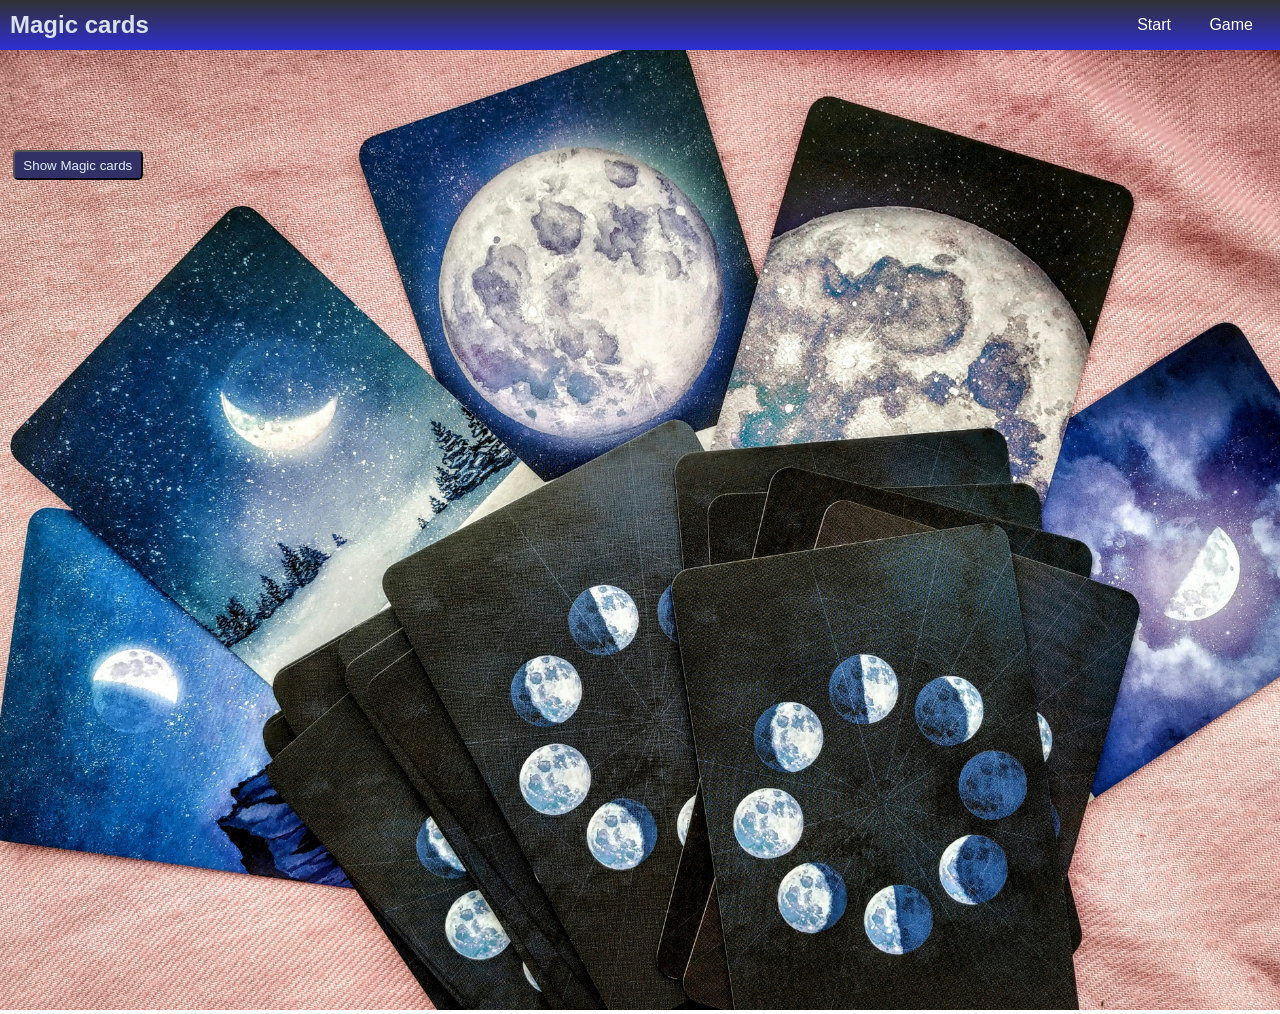
<file: index.html>
<!doctype html>
<html lang="en">
  <head>
    <meta charset="UTF-8" />
    <meta name="viewport" content="width=device-width, initial-scale=1.0" />
    <title>Start</title>
    <link href="index.css" rel="stylesheet" />
  </head>
  <body>
    <nav id="navbar">
      <h1>Magic cards</h1>
      <ul>
        <li><a href="index.html">Start</a></li>
        <li><a href="minigame.html">Game</a></li>
      </ul>
    </nav>
    <div>
      <h1 id="homepage-header" style="display: none">List of Magic cards</h1>
      <img src="/img/backgroundImg.jpg" id="background-img" />
      <button id="showCards-btn">Show Magic cards</button>
      <button id="closeCards-btn" style="display: none">Close cards</button>
    </div>
    <div
      id="magicCardsContainer"
      class="spreadCards"
      style="display: none"
    ></div>
    <script src="/js/start.js"></script>
  </body>
</html>
</file>
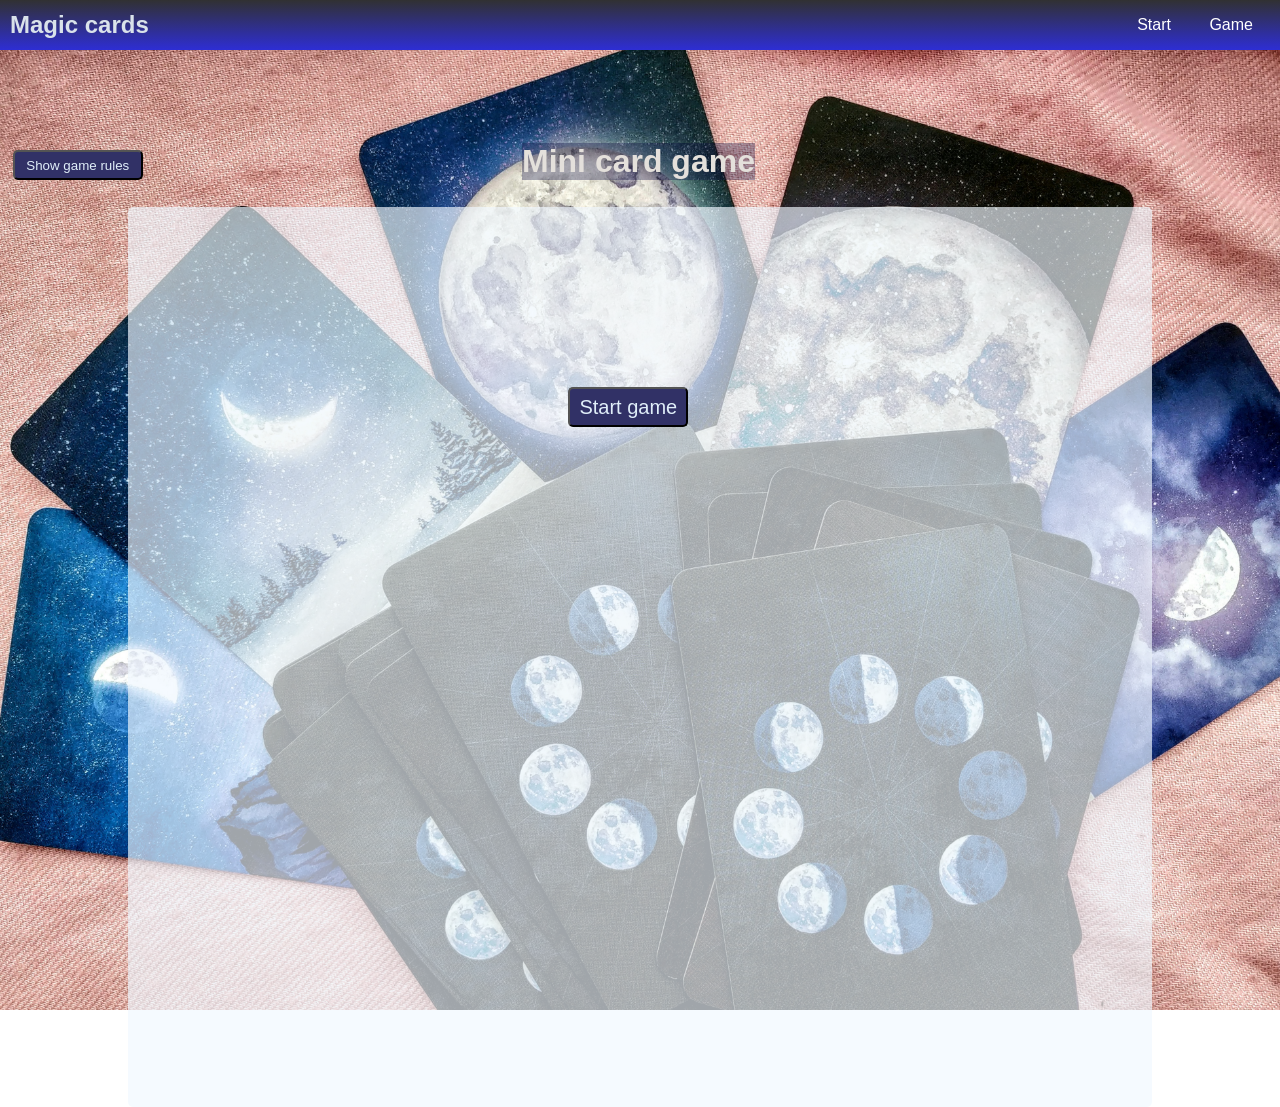
<file: minigame.html>
<!doctype html>
<html lang="en">
  <head>
    <meta charset="UTF-8" />
    <meta name="viewport" content="width=device-width, initial-scale=1.0" />
    <title>Game</title>
    <link rel="stylesheet" href="index.css" />
  </head>
  <body>
    <nav id="navbar">
      <h1>Magic cards</h1>
      <ul>
        <li><a href="index.html">Start</a></li>
        <li><a href="minigame.html">Game</a></li>
      </ul>
    </nav>
    <div>
      <h1 class="headerFor-gamePage">Mini card game</h1>
      <div class="gameContainer">
        <button id="startGame-btn">Start game</button>
        <div id="Start-gameContainer" style="display: none">
          <div id="player1" style="margin-top: 20px; grid-row-start: 2"></div>
          <div class="pointsContainer">
            <span class="pointsCountText">Your points are:</span>
            <span class="pointsCount"></span>
          </div>
          <button id="attackBtn" style="display: none; grid-row-start: 2">
            Attack
          </button>
          <button id="getCard" style="display: none">Get a card</button>
          <button id="getNewCardBtn" style="display: none; grid-row-start: 2">
            Get new card
          </button>

          <div id="player2" style="margin-top: 20px; grid-row-start: 2"></div>
        </div>
        <button id="playAgainBtn" style="display: none">Play again</button>
      </div>
      <img src="/img/backgroundImg.jpg" id="background-img" />
      <button id="gameRules-btn">Show game rules</button>
      <div class="gameRulesContainer" style="display: none">
        <h2>How the mini game works:</h2>
        <p id="gameRulestext">
          Battle your opponent to beat your high score! Click
          <strong>Start game button</strong> to get started. You and your
          opponent each get a random card, if your card has higher
          <strong>power</strong> and <strong>toughness</strong> than your
          opponent, click <strong>Attack</strong> to earn a point. If your
          opponent is stronger, you lose a point and must draw a new card with
          <strong>Get new card</strong>. If neither card wins on both stats,
          it's a tie and you draw a new card. Reach 0 points and lose a round.
        </p>
        <p
          style="
            color: rgb(156, 156, 167);
            margin-top: 15px;
            font-size: 18px;
            text-align: center;
            margin-right: 40px;
          "
        >
          <strong>Good luck!</strong>
        </p>
        <button id="closeBtn">close</button>
      </div>
    </div>
    <script src="/js/game.js"></script>
  </body>
</html>
</file>
<file: index.css>
* {
    margin: 0px;
    padding: 0px;
    font-family: 'Franklin Gothic Medium', 'Arial Narrow', Arial, sans-serif;

}

/*start of header*/

#navbar {
    background: linear-gradient(rgb(49, 49, 50), rgb(46, 46, 212));
    height: 50px;
    width: 100%;
    display: flex;
    justify-content: space-between;
    align-items: center;
}

h1 {
    margin-left: 10px;
    color: rgb(217, 226, 234);
}

a {
    text-decoration: none;
    color: white
}

ul li {
    list-style: none;
    margin-right: 20px;
    display: inline-block;
    padding: 7px 7px;
}

#homepage-header {
    text-align: center;
    margin-top: 20px;
    color: rgb(49, 49, 102);
}



/* End of header*/

/* Start of homepage */

#magicCardsContainer {
    margin-top: 30px;
    display: grid;
    gap: 5px;
    grid-template-columns: repeat(3, auto);
    grid-template-rows: repeat(8, auto);
    justify-content: center;
    align-items: center;
    perspective: 500px;


}


@keyframes cardReveal {
    from {

        transform: translateX(0) translateY(0) translateZ(0) scale(.8);
    }

    to {

        transform: translateX(80px) translateY(80px) translateZ(30px)scale(1);
    }


}

.cards {
    height: auto;
    width: auto;
    animation: cardReveal alternate-reverse .7s;


}

.cards img {
    height: 400px;
    width: 360px;
}


#background-img {
    height: 100%;
    width: 100%;
}

#showCards-btn,
#gameRules-btn,
#closeCards-btn {
    position: absolute;
    bottom: 80%;
    left: 1%;
    background-color: rgb(49, 49, 102);
    color: rgb(224, 238, 249);
    height: 30px;
    border-radius: 5px;
    width: 130px;
    cursor: pointer;
}

/* End of home page*/

/* Start of game page*/

.headerFor-gamePage {
    position: absolute;
    bottom: 80%;
    left: 40%;
    color: rgb(228, 224, 219);
    background-color: rgba(4, 4, 60, 0.329);
}



#Start-gameContainer {
    margin-top: 30px;
    display: grid;
    grid-template-columns: repeat (4, auto);
    grid-template-rows: repeat(4, auto);
    justify-content: space-around;
    margin-left: 20px;
    align-items: center;
    margin-right: 20px;

}

.gameContainer {
    background-color: rgba(240, 248, 255, 0.667);
    height: 100%;
    width: 80%;
    position: absolute;
    top: 23%;
    left: 10%;
    border-radius: 5px;
}

.gameRulesContainer {
    background: linear-gradient(rgb(53, 53, 58), rgb(8, 8, 127));
    height: 400px;
    width: 500px;
    position: absolute;
    top: 30%;
    left: 30%;
    border-radius: 10px;
}

.gameRulesContainer h2 {
    text-align: center;
    margin-top: 10px;
    color: rgb(156, 156, 167);
}


#gameRulestext {
    margin-left: 10px;
    color: rgb(156, 156, 167);
    margin-top: 20px;
    padding-right: 22px;
    padding-left: 20px;
    width: 84%;
    height: 40%;
}

#Start-gameContainer h1 {
    text-align: center;
    color: rgb(156, 156, 167);
    margin-top: 20px;
}

#Start-gameContainer h2 {
    color: rgb(63, 63, 122);
    text-align: left;
    grid-row-start: 1;
    grid-column-start: 1;
    padding: 5px;
}

.pointsContainer {
    display: none;
    font-size: 20px;
    grid-row-start: 1;
    grid-column-start: 2;
}

#startGame-btn {
    position: absolute;
    left: 43%;
    top: 20%;
    height: 40px;
    width: 120px;
    background-color: rgb(49, 49, 102);
    color: rgb(224, 238, 249);
    border-radius: 5px;
    cursor: pointer;
    font-size: 20px;
}


/*Flicker animation for card when player is attacked*/
@keyframes opacityShake {
    0% {
        opacity: 1;
        transform: translate(1px, 1px) rotate(0deg);
    }

    10% {
        opacity: 0.3;
        transform: translate(-1px, -2px) rotate(-1deg);
    }

    20% {
        opacity: 0.9;
        transform: translate(-3px, 0px) rotate(1deg);
    }

    30% {
        opacity: 0.5;
        transform: translate(3px, 2px) rotate(0deg);
    }

    40% {
        opacity: 1;
        transform: translate(1px, -1px) rotate(1deg);
    }

    100% {
        opacity: 1;
        transform: translate(0);
    }




}

#getNewCardBtn,
#attackBtn {
    height: 30px;
    width: 100px;
    background-color: rgb(49, 49, 102);
    color: rgb(224, 238, 249);
    border-radius: 5px;
    cursor: pointer;
    font-size: 15px;
}

#playAgainBtn {
    position: absolute;
    left: 43%;
    top: 20%;
    height: 40px;
    width: 120px;
    background-color: rgb(49, 49, 102);
    color: rgb(224, 238, 249);
    border-radius: 5px;
    cursor: pointer;
    font-size: 20px;
}

#closeBtn {
    position: absolute;
    left: 38%;
    top: 72%;
    height: 30px;
    width: 90px;
    background-color: rgb(49, 49, 102);
    color: rgb(224, 238, 249);
    border-radius: 5px;
    cursor: pointer;
    font-size: 15px;
}

/* End of game page*/
</file>
